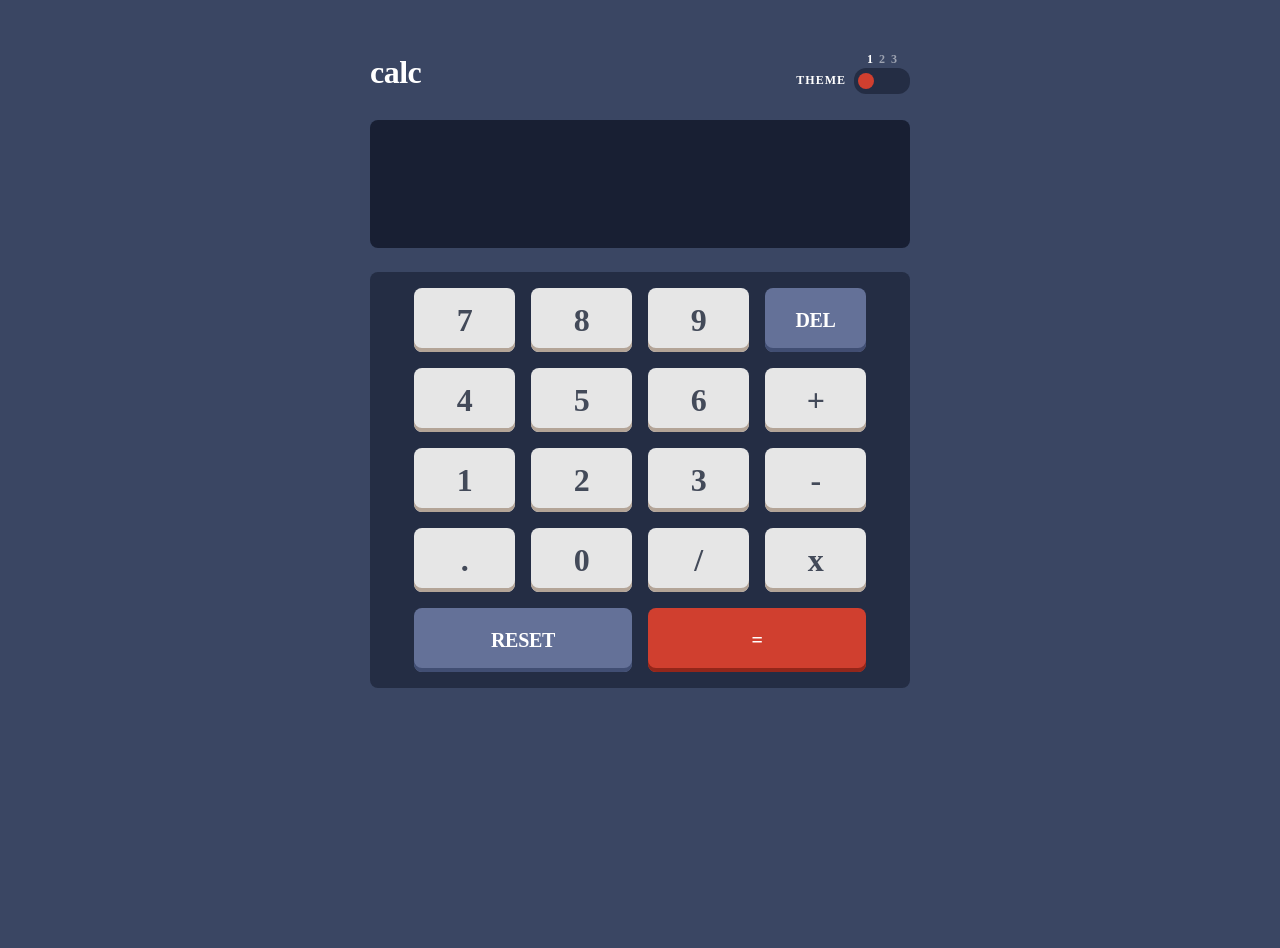
<file: calculator-app/index.html>
<!DOCTYPE html>
<html lang="en">
<head>
    <meta charset="UTF-8">
    <meta name="viewport" content="width=device-width, initial-scale=1.0">
    <link rel="preconnect" href="https://fonts.googleapis.com">
    <link rel="preconnect" href="https://fonts.gstatic.com" crossorigin>
    <link href="https://fonts.googleapis.com/css2?family=League+Spartan:wght@100..900&display=swap" rel="stylesheet">
    <link rel="stylesheet" href="styles.css">
    <title>Calculator App</title>
</head>
<body data-theme="1">
    <main>
        <div class="theme-toggle">
            <div class="title">
                <p>calc</p  >
            </div>
            <div class="theme-container">
                <p>THEME</p>
                <div class="toggle-container">
                   <div class="toggle-circle-container">
                       <div class="toggle-circle pos-1"></div>
                   </div>
                   <!-- data attributes -->
                   <div class="number-toggles">
                       <span data-theme="1" class="active">1</span>
                       <span data-theme="2">2</span>
                       <span data-theme="3">3</span>
                   </div>
                   </div>
                </div>
            </div>
        </div>

        <div class="container">
            <div class="display">
                <div class="display-screen">
                    <p class="display-value"></p>
                </div>
            </div>
            <div class="buttons">
                <div class="btn-inputs">
                    <button class="button seven" data-number="7">7</button>
                    <button class="button eight" data-number="8">8</button>
                    <button class="button nine" data-number="9">9</button>
                    <button class="button DEL" data-action="delete">DEL</button>
                    <button class="button four" data-number="4">4</button>
                    <button class="button five" data-number="5">5</button>
                    <button class="button six" data-number="6">6</button>
                    <button class="button plus" data-action="add">+</button>
                    <button class="button one" data-number="1">1</button>
                    <button class="button two" data-number="2">2</button>
                    <button class="button three" data-number="3">3</button>
                    <button class="button minus" data-action="subtract">-</button>
                    <button class="button dot" data-action="decimal">.</button>
                    <button class="button zero" data-number="0">0</button>
                    <button class="button divide" data-action="divide">/</button>
                    <button class="button multiply" data-action="multiply">x</button>
                </div>
                <div class="button-row">
                  <button class="btn reset" data-action="reset">RESET</button>
                  <button class="btn equal" data-action="equals">=</button>
                </div>
            </div>
    </main>
  <script src="script.js"></script>
</body>
</html>
</file>
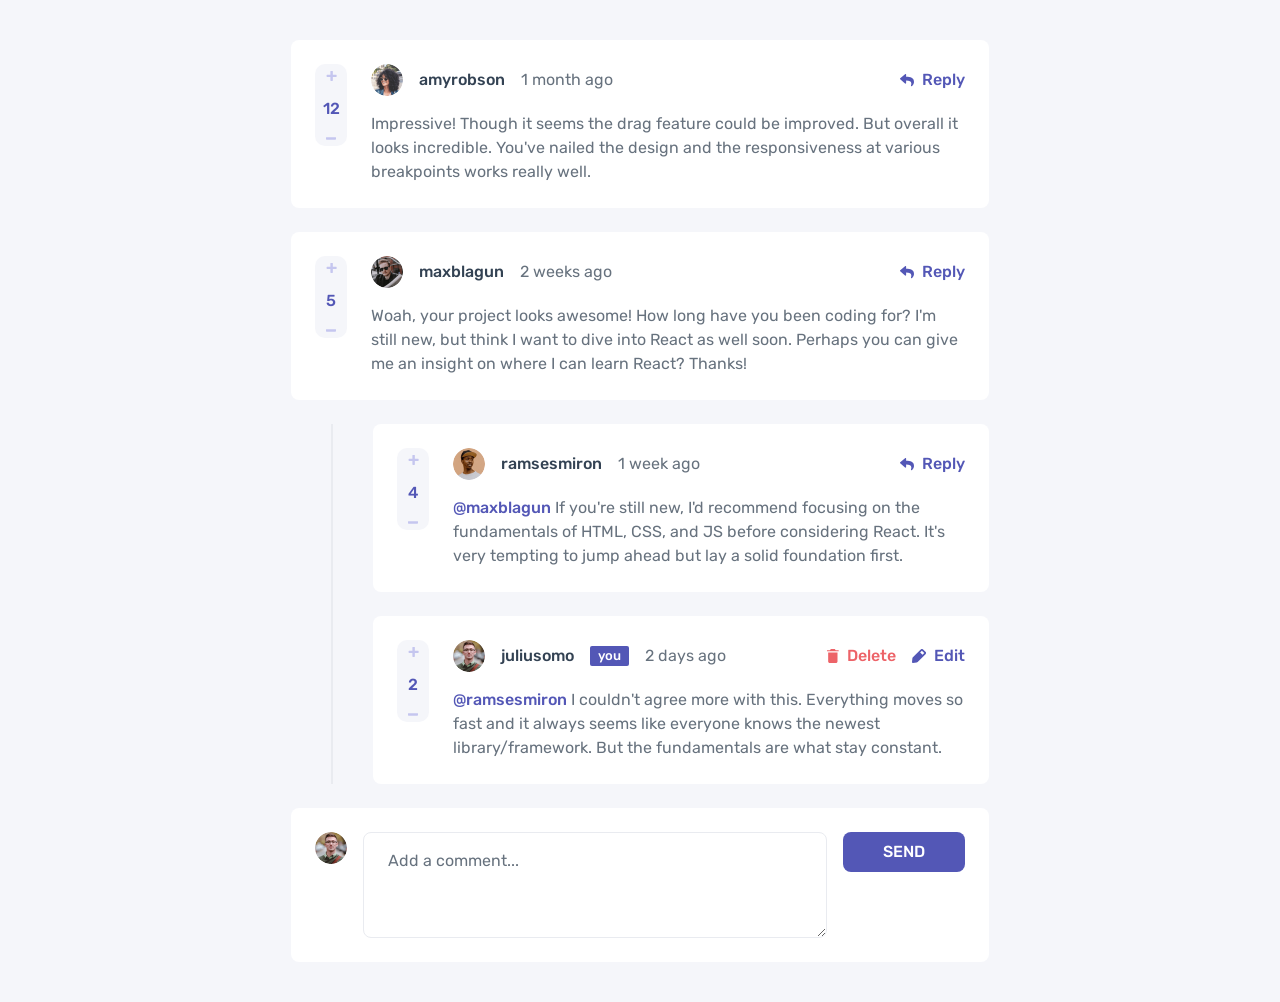
<file: interactive-comments-section/index.html>
<!DOCTYPE html>
<html lang="en">
<head>
    <meta charset="UTF-8">
    <meta name="viewport" content="width=device-width, initial-scale=1.0">
    <link rel="preconnect" href="https://fonts.googleapis.com">
    <link rel="preconnect" href="https://fonts.gstatic.com" crossorigin>
    <link href="https://fonts.googleapis.com/css2?family=Rubik:ital,wght@0,300..900;1,300..900&display=swap" rel="stylesheet">
    <link rel="stylesheet" href="styles.css">
    <title>Interactive Comments Section</title>
</head>
<body>
    <main>
    </main>
    <dialog class="delete-dialog" id="delete-dialog" aria-labelledby="delete-title">
        <h2 class="delete-dialog-title" id="delete-title">Delete comment</h2>
        <p class="delete-dialog-text">
            Are you sure you want to delete this comment? This will remove the comment and can't be undone.
        </p>
        <div class="delete-dialog-actions">
            <button class="dialog-btn dialog-btn-cancel" data-action="cancel" type="button">No, cancel</button>
            <button class="dialog-btn dialog-btn-confirm" data-action="delete" type="button">Yes, delete</button>
        </div>
</dialog>
<script src="script.js"></script>
</body>
</html>
</file>
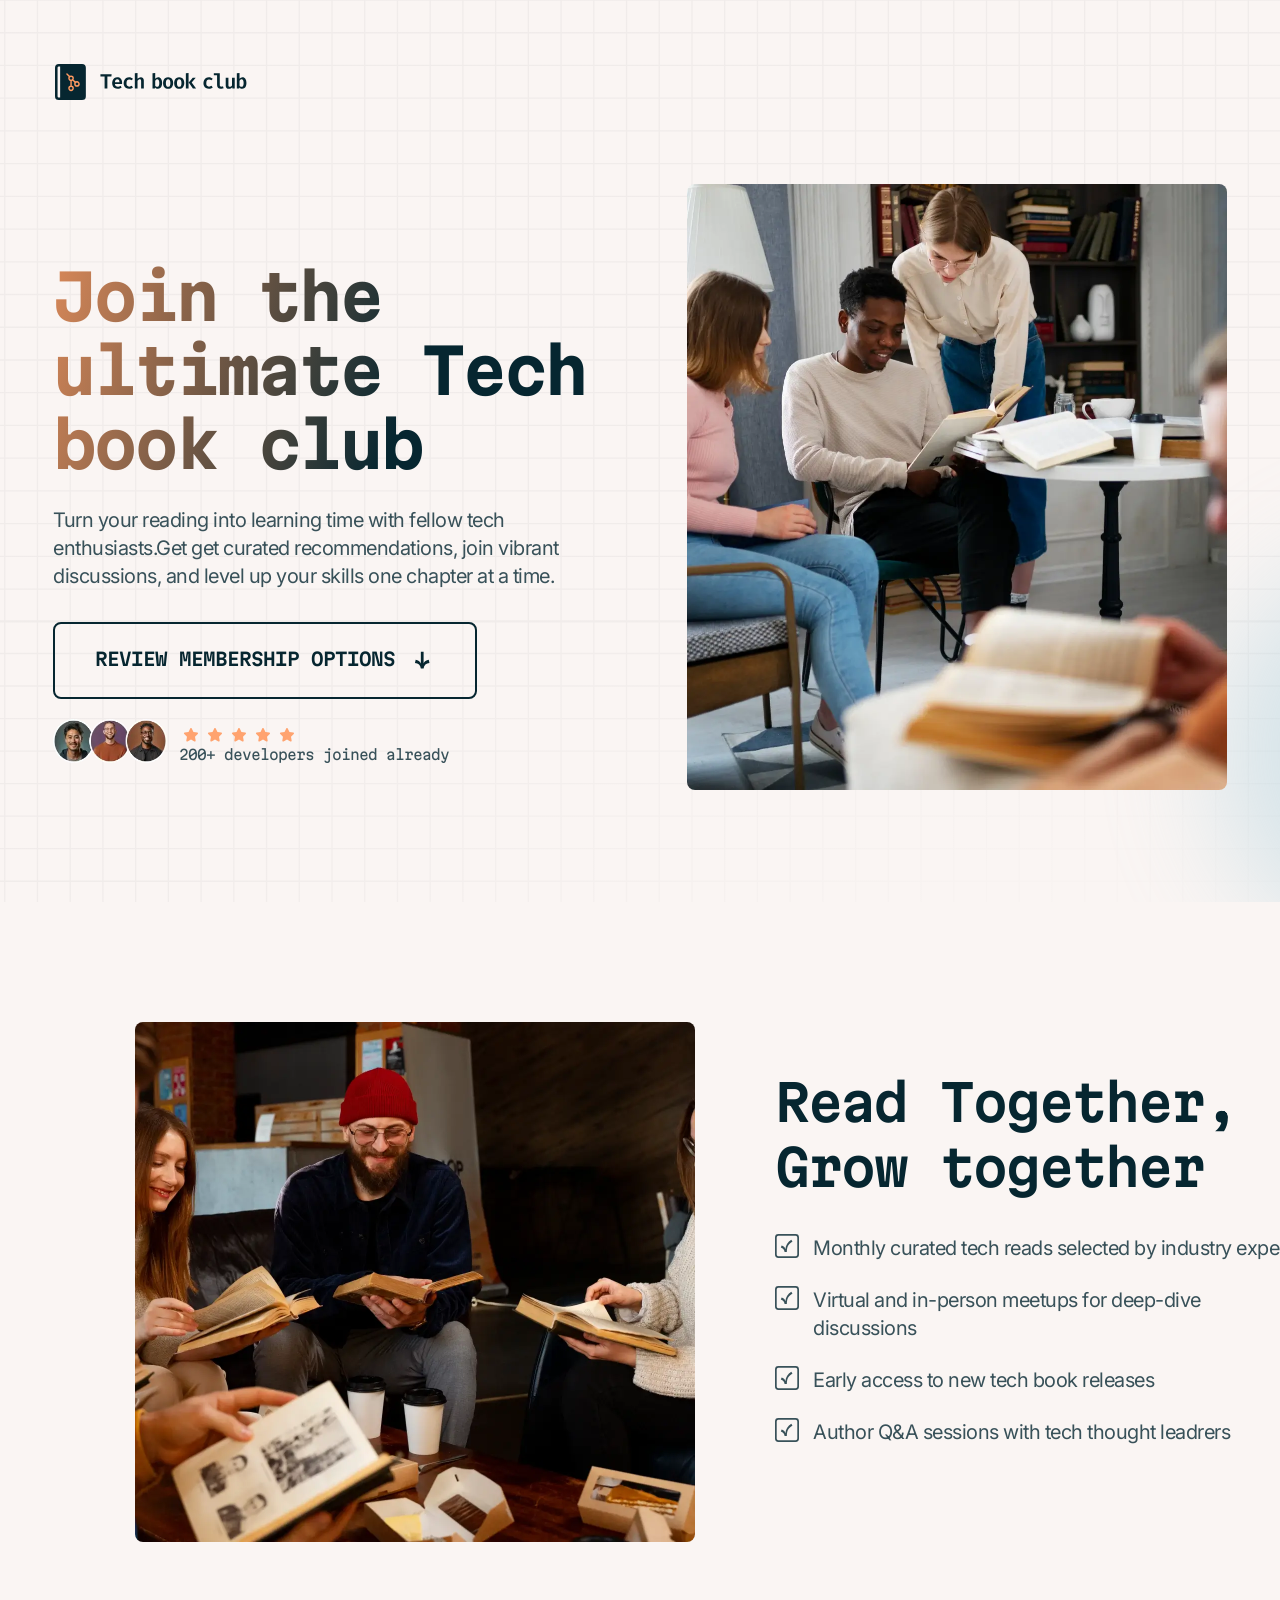
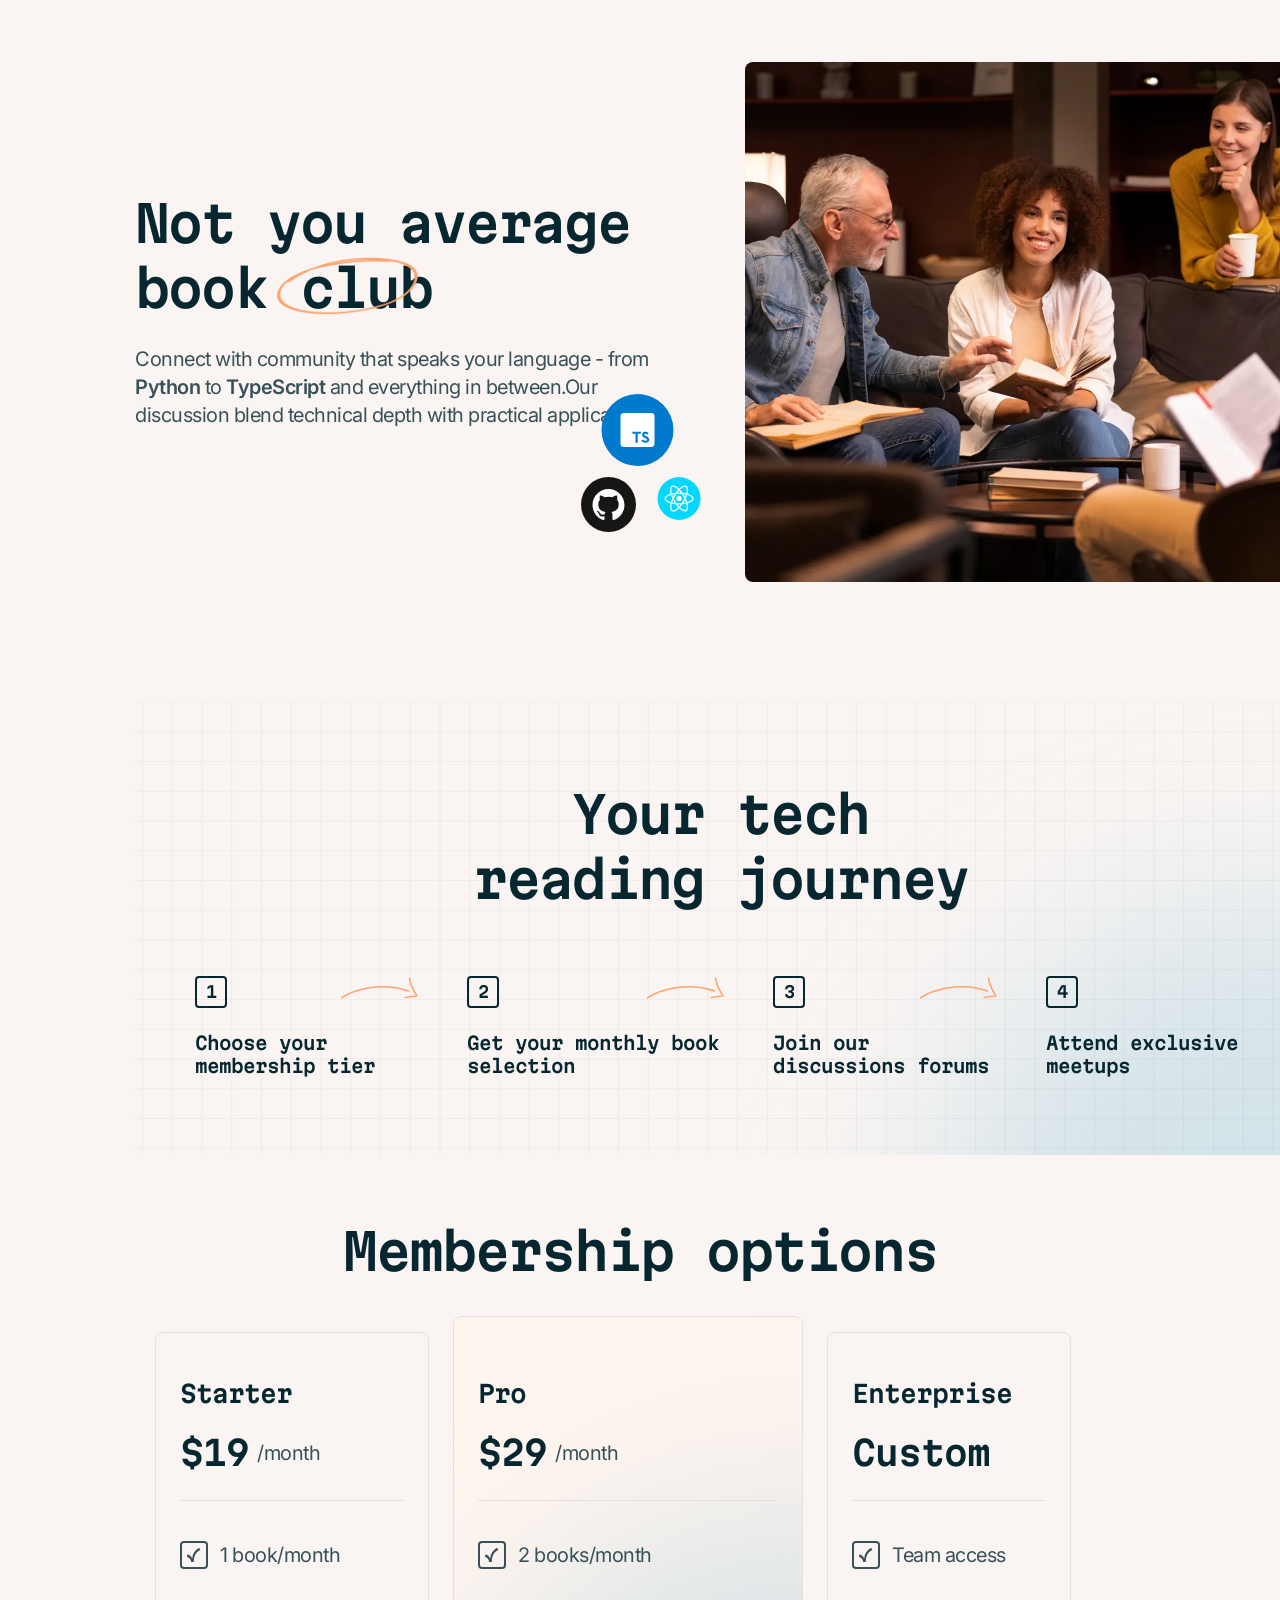
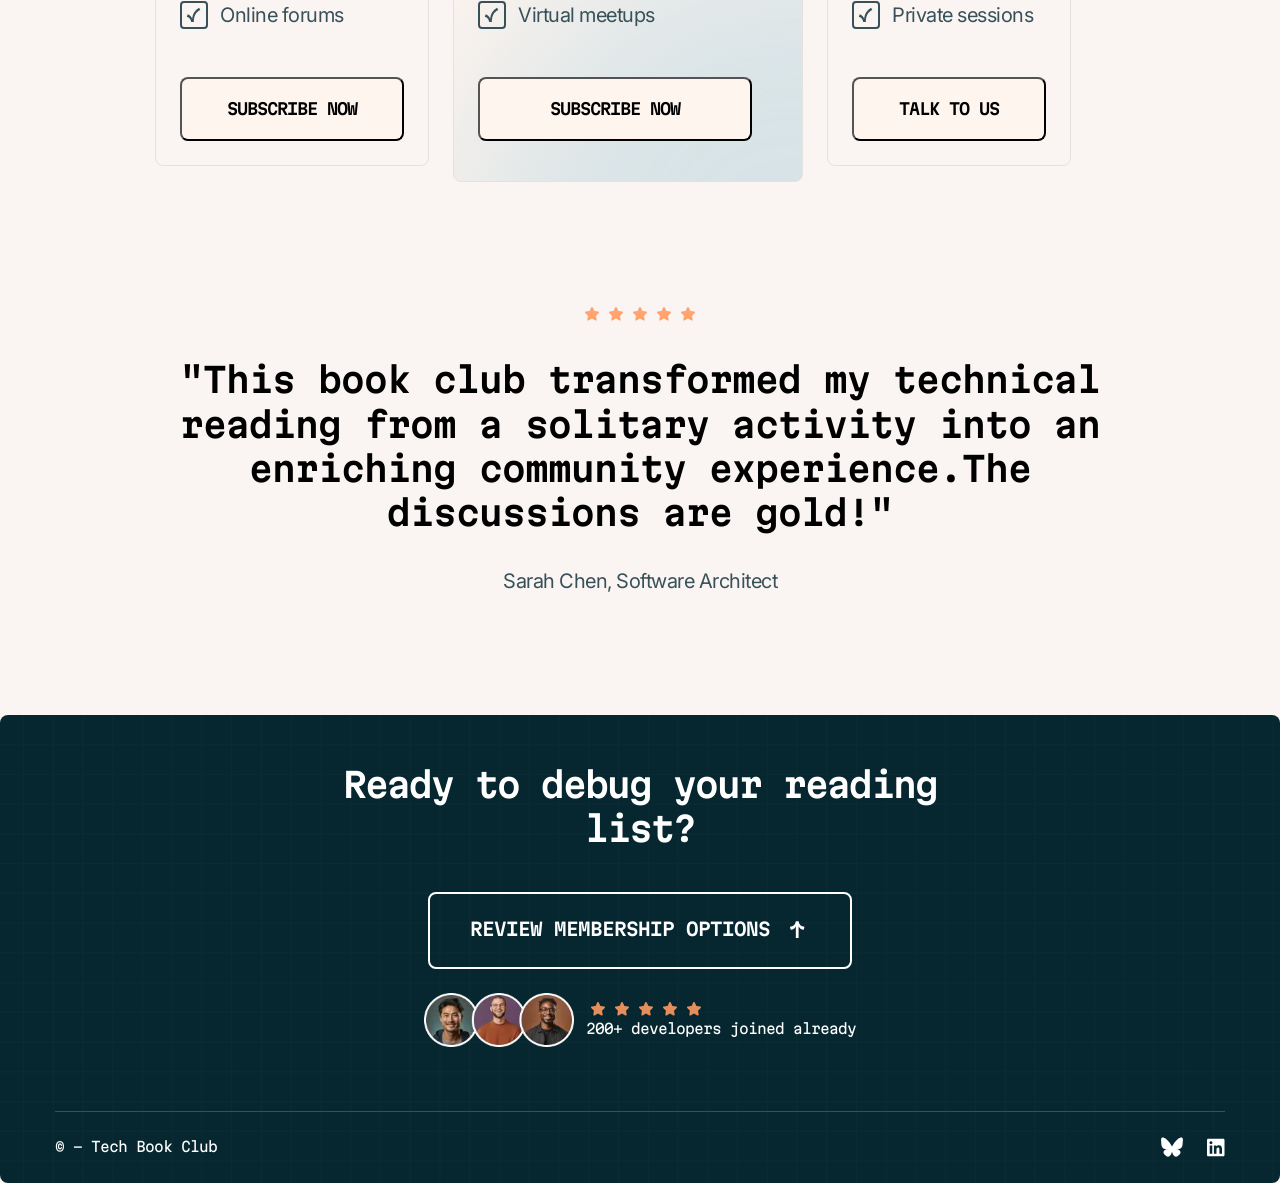
<file: tech-book-club-landing-page/index.html>
<!DOCTYPE html>
<html lang="en">
<head>
    <meta charset="UTF-8">
    <meta name="viewport" content="width=device-width, initial-scale=1.0">
    <link rel="stylesheet" href="styles.css">
    <link
        rel="stylesheet"
        href="https://cdnjs.cloudflare.com/ajax/libs/animate.css/4.1.1/animate.min.css"
    />
    <title>Tech-Book-Club</title>
</head>
<body>
    <header class="hero-section " >
        <div class="logo animate__animated  animate__jackInTheBox">
             <img src="images/logo.svg" alt="logo icon">
        </div>
        <section class="intro" role="region" aria-label="introduction section">
         <div class="intro-container">
             <h1 class="gradient-text ">Join the ultimate Tech book club</h1>
            <p class="intro-p">Turn your reading into learning time with fellow tech enthusiasts.Get get curated recommendations, join vibrant discussions, and level up your skills one chapter at a time.</p>
             <div class="review-opt " role="button" aria-label="membership button">
                <p>REVIEW MEMBERSHIP OPTIONS</p>
                <img src="images/icon-arrow-down.svg" alt="arrow pointing down">
             </div>
             <div class="dev-avatars">
                <img class="avatars" src="images/image-avatars.webp" alt="developer image avatars">
                <div class="star-container">
                    <div class="star-reviews">
                        <img src="images/icon-star.svg" alt="review star" >
                        <img src="images/icon-star.svg" alt="review star" >
                        <img src="images/icon-star.svg" alt="review star" >
                        <img src="images/icon-star.svg" alt="review star" >
                        <img src="images/icon-star.svg" alt="review star" >
                   </div>
                  <p>200+ developers joined already</p>
                </div>
             </div>
         </div>
           <div class="hero-image-container">
             <img class="hero-image" 
              src="images/image-hero-mobile.webp"
             srcset="images/image-hero-desktop.webp 1024w, images/image-hero-tablet.webp 768w"
             sizes="100vw"
             alt="hero image">
           </div>
        </section>
    </header>
    <main>
        <section class="read-together">
         <div class="read-container">
             <div>
              <h2>Read Together, Grow together</h2>
             </div>
             <div class="list-benefits">
                <img src="images/icon-check.svg" alt="icon checkbox">
                <p>Monthly curated tech reads selected by industry experts</p>
             </div>
             <div class="list-benefits">
                <img src="images/icon-check.svg" alt="icon checkbox">
                <p>Virtual and in-person meetups for deep-dive discussions</p>
             </div>
             <div class="list-benefits">
                <img src="images/icon-check.svg" alt="icon checkbox">
                <p>Early access to new tech book releases</p>
             </div>
             <div class="list-benefits four">
                <img src="images/icon-check.svg" alt="icon checkbox">
                <p>Author Q&A sessions with tech thought leadrers</p>
             </div>
         </div>
         <div class="read-image-container">
            <img 
              src="images/image-read-together-mobile.webp" 
              class="read-together-image"
              srcset="images/image-read-together-desktop.webp 1024w, images/image-read-together-tablet.webp 768w"
              sizes="100vw"
              alt="people reading together"
            >
        </div>
        </section>

       <section class="community">
        <div class="community-text">
           <h2>Not you average book club</h2>
           <p>Connect with community that speaks your language - from <span>Python</span>  to <span>TypeScript</span>  and everything in between.Our discussion blend  technical depth with practical applications.</p>
           <img src="images/pattern-circle.png" alt="pattern circle" class="circle">
        </div>
        <div class="community-image-container">
           <img 
              src="images/image-not-average-mobile.webp" 
              alt="people networking"
              srcset="images/image-not-average-desktop.webp 1024w, images/image-not-average-tablet.webp 768w"
              sizes="100vw"
               class="community-image"
           >
           <div class="link-ups">
            <img src="images/logos-tech.svg" alt="links">
           </div>
        </div>
          
       </section>
       <section class="journey">
        <h2>Your tech reading journey</h2>
        <div class="journey-container">
           <div class="list-container">
               <div class="checkbox one"><p>1</p></div>
               <p class="list">Choose your membership tier</p>
               <img src="images/pattern-arrow.svg" alt="pointer arrow" class="arrow">
            </div>
           <div class="list-container">
               <div class="checkbox one"><p>2</p></div>
               <p class="list">Get your monthly book selection</p>
               <img src="images/pattern-arrow.svg" alt="pointer arrow" class="arrow">
            </div>
            <div class="list-container">
                <div class="checkbox one"><p>3</p></div>
                <p class="list"> Join our discussions forums</p>
                <img src="images/pattern-arrow.svg" alt="pointer arrow" class="arrow">
            </div>
            <div>
               <div class="checkbox one"><p>4</p></div>
               <p class="list">Attend exclusive meetups</p>
            </div>
        </div>
       </section>
       <section class="membership">
        <h2>Membership options</h2>
        <div class="membership-container">
        <div class="starter option ">
            <h3>Starter</h3>
            <div class="options">
                 <p>$19</p>
                 <span>/month</span>
            </div>
            <div class="linebreak"></div>
            <div class="package">
                <img src="images/icon-check.svg" alt="icon checkbox">
                <p>1 book/month</p>
            </div>
            <div class="package">
                <img src="images/icon-check.svg" alt="icon checkbox">
                <p>Online forums</p>
            </div>
            <button class="btn" type="button">SUBSCRIBE NOW</button>
        </div>

        <div class="pro option">
             <h3>Pro</h3>
            <div class="options">
                <p>$29</p>
                <span>/month</span>
            </div>
            <div class="linebreak"></div>
            <div class="package">
                <img src="images/icon-check.svg" alt="icon checkbox">
                <p>2 books/month</p>
            </div>
            <div class="package">
                <img src="images/icon-check.svg" alt="icon checkbox">
                <p>Virtual meetups</p>
            </div>
            <button class="btn" type="button">SUBSCRIBE NOW</button>
        </div>

        <div class="enterprise option">
            <h3>Enterprise</h3>
            <p>Custom</p>
            <div class="linebreak"></div>
            <div class="package">
                <img src="images/icon-check.svg" alt="icon checkbox">
                <p>Team access</p>
            </div>
            <div class="package">
                <img src="images/icon-check.svg" alt="icon checkbox">
                <p>Private sessions</p>
            </div>
            <button class="btn" type="button">TALK TO US</button>
        </div>
        </div>
       </section>
       <section class="review">
             <div class="star-reviews">
                <img src="images/icon-star.svg" alt="review star" >
                <img src="images/icon-star.svg" alt="review star" >
                <img src="images/icon-star.svg" alt="review star" >
                <img src="images/icon-star.svg" alt="review star" >
                <img src="images/icon-star.svg" alt="review star" >
             </div>
             <p>"This book club transformed my technical reading from a solitary activity into an enriching community experience.The discussions are gold!"</p>
             <p>Sarah Chen, Software Architect</p>
       </section>
    </main>
     <footer class="footer">
        <div class="footer-container">
                <h2>Ready to debug your reading list?</h2>
             
                <div class="review-opt" >
                  <p>REVIEW MEMBERSHIP OPTIONS</p>
                  <img src="images/icon-arrow-up.svg" alt="arrow pointing down">
                </div>

                <div class="dev-avatars">
                   <img class="avatars" src="images/image-avatars.webp" alt="developer image avatars">
                   
                   <div class="star-container">
                      <div class="star-reviews">
                        <img src="images/icon-star.svg" alt="review star" >
                        <img src="images/icon-star.svg" alt="review star" >
                        <img src="images/icon-star.svg" alt="review star" >
                        <img src="images/icon-star.svg" alt="review star" >
                        <img src="images/icon-star.svg" alt="review star" >
                      </div>
                     <p>200+ developers joined already</p>
                   </div>
                </div>
        </div>


        <div class="logo-container">
          <div class="linebreak"></div>

          <div class="bt-footer">
              <p>&copy; - Tech Book Club</p>
              <div class="footer-logo">
                <img src="images/logo-bluesky.svg" alt="logo-bluesky">
                <img src="images/logo-linkedin.svg" alt="linkedin logo">
              </div>
          </div>
        </div>
    </footer>
</body>
</html>
</file>
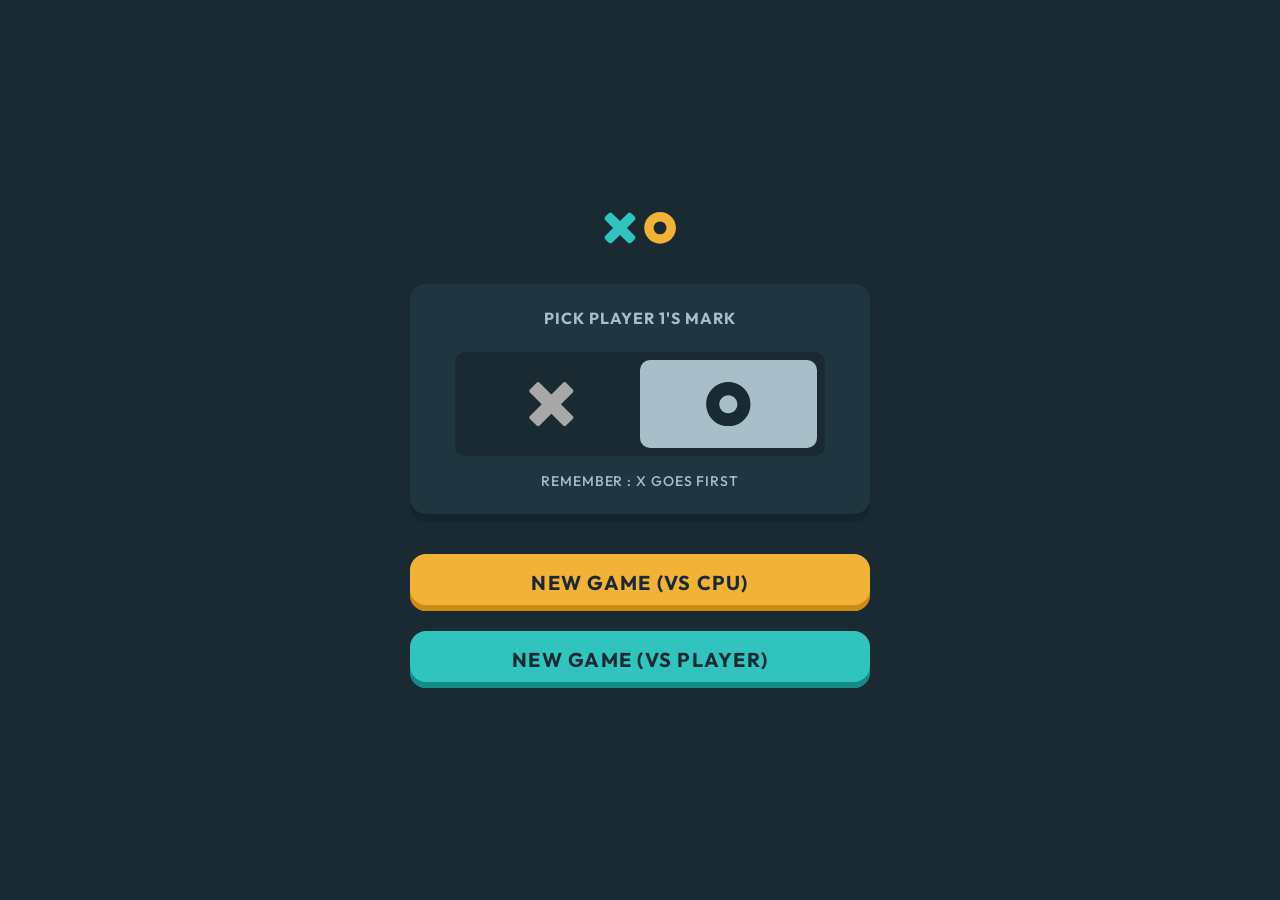
<file: tic-tac-toe/index.html>
<!DOCTYPE html>
<html lang="en">
<head>
    <meta charset="UTF-8">
    <meta name="viewport" content="width=device-width, initial-scale=1.0">
    <link rel="preconnect" href="https://fonts.googleapis.com">
    <link rel="preconnect" href="https://fonts.gstatic.com" crossorigin>
    <link href="https://fonts.googleapis.com/css2?family=League+Spartan:wght@500;700&family=Outfit:wght@500;700&display=swap" rel="stylesheet">
    <link rel="stylesheet" href="styles.css">
    <title>Tic-Tac-Toe</title>
</head>
<body>
    <main>
        <!-- screen 1 -->
        <section  class="menu-screen">
            <div class="logo">
                <img src="assets/logo.svg" alt="logo">
            </div>
            <div class="pick-player">
                <h1 class="pick">PICK PLAYER 1'S MARK</h1>
                <div class="mark">
                    <div class="player-X">
                        <svg viewBox="0 0 64 64" xmlns="http://www.w3.org/2000/svg"><path d="M15.002 1.147 32 18.145 48.998 1.147a3 3 0 0 1 4.243 0l9.612 9.612a3 3 0 0 1 0 4.243L45.855 32l16.998 16.998a3 3 0 0 1 0 4.243l-9.612 9.612a3 3 0 0 1-4.243 0L32 45.855 15.002 62.853a3 3 0 0 1-4.243 0L1.147 53.24a3 3 0 0 1 0-4.243L18.145 32 1.147 15.002a3 3 0 0 1 0-4.243l9.612-9.612a3 3 0 0 1 4.243 0Z"  fill-rule="evenodd"/></svg>
                    </div>
                    <div class="player-O active" >
                        <svg  viewBox="0 0 64 64" xmlns="http://www.w3.org/2000/svg"><path d="M32 0c17.673 0 32 14.327 32 32 0 17.673-14.327 32-32 32C14.327 64 0 49.673 0 32 0 14.327 14.327 0 32 0Zm0 18.963c-7.2 0-13.037 5.837-13.037 13.037 0 7.2 5.837 13.037 13.037 13.037 7.2 0 13.037-5.837 13.037-13.037 0-7.2-5.837-13.037-13.037-13.037Z" /></svg>
                    </div>
                </div>
                <p class="turn">REMEMBER : X GOES FIRST</p>
                <p class="selection-error hidden">Please select a player mark</p>
            </div>
            <div class="buttons">
                <div class="vs-cpu">
                   <p>NEW GAME (VS CPU)</p>
                </div>
                <div class="vs-player">
                    <p>NEW GAME (VS PLAYER)</p>
                </div>
            </div>
        </section>
        <!-- Screen 2: Game board -->
    <section  class="game-screen screen-hidden">
        <div class="menu">
            <img src="assets/logo.svg" alt="logo">
            <div class="turn-container">
                <div class="player-turn">
                    <svg class="icon-o hidden" viewBox="0 0 64 64" xmlns="http://www.w3.org/2000/svg"><path d="M32 0c17.673 0 32 14.327 32 32 0 17.673-14.327 32-32 32C14.327 64 0 49.673 0 32 0 14.327 14.327 0 32 0Zm0 18.963c-7.2 0-13.037 5.837-13.037 13.037 0 7.2 5.837 13.037 13.037 13.037 7.2 0 13.037-5.837 13.037-13.037 0-7.2-5.837-13.037-13.037-13.037Z" fill="#979797"/></svg>
                    <svg class="icon-x" viewBox="0 0 64 64" xmlns="http://www.w3.org/2000/svg"><path d="M15.002 1.147 32 18.145 48.998 1.147a3 3 0 0 1 4.243 0l9.612 9.612a3 3 0 0 1 0 4.243L45.855 32l16.998 16.998a3 3 0 0 1 0 4.243l-9.612 9.612a3 3 0 0 1-4.243 0L32 45.855 15.002 62.853a3 3 0 0 1-4.243 0L1.147 53.24a3 3 0 0 1 0-4.243L18.145 32 1.147 15.002a3 3 0 0 1 0-4.243l9.612-9.612a3 3 0 0 1 4.243 0Z" fill="#A8A8A8" fill-rule="evenodd"/></svg>
                </div>
                <p>TURN</p>
            </div>
            <div class="restart">
              <img  class="restart-icon" src="assets/icon-restart.svg" alt="restart">
            </div>
        </div>
      <div class="board">
        <button type="button" aria-label="top-left, empty" class="cell" data-cell="0"></button>
        <button type="button" aria-label="top-middle, empty" class="cell" data-cell="1"></button>
        <button type="button" aria-label="top-right, empty" class="cell" data-cell="2"> </button>
        <button type="button" aria-label="middle-left, empty" class="cell" data-cell="3"></button>
        <button type="button" aria-label="middle-center, empty" class="cell" data-cell="4"></button>
        <button type="button" aria-label="middle-right, empty" class="cell" data-cell="5"></button>
        <button type="button" aria-label="bottom-left, empty" class="cell" data-cell="6"></button>
        <button type="button" aria-label="bottom-middle, empty" class="cell" data-cell="7"></button>
        <button type="button" aria-label="bottom-right, empty" class="cell" data-cell="8"></button>
      </div>
      <div class="scores-container">
            <div class="x-score scores">
                <p class="player-1">X (YOU)</p>
                <p class=" X-wins">0</p>
            </div>
            <div class="draw scores">
                <p class="ties">TIES</p>
                <p class="draws">0</p>
            </div>
            <div class="o-score scores">
                <p class="player-2">O (CPU)</p>
                <p class="O-wins">0</p>
            </div>
      </div>
      <dialog class="restart-container ">
            <div class="restart-text">
                <p class="restart-title">RESTART GAME?</p>
            </div>
            <div class="restart-buttons">
                <button type="button" class="cancel-btn">NO, CANCEL</button>
                <button type="button" class="restart-btn">YES, RESTART</button>
            </div>
      </dialog>
      <div class="win-container hidden">
        <div class="win-message">
            <p class="win-title"></p>
            <div class="win-text">
                <div class="win-icon"></div>
                <p class="round-text">TAKES THE ROUND</p>
            </div>
            <div class="win-buttons">
                <button type="button" class="quit">QUIT</button>
                <button type="button" class="next-round">NEXT ROUND</button>
            </div>
        </div>
      </div>
    </section>
        
    </main>
<script src="script.js"></script>
</body>
</html>
</file>
<file: calculator-app/styles.css>
:root {
  /* ==========================
     NEUTRALS
  ========================== */

  --white: #ffffff;
  --black: #000000;

  /* ==========================
     PURPLE
  ========================== */

  --purple-950: #17062a;
  --purple-900: #1e0936;
  --purple-850: #331c4d;
  --purple-800: #56077c;
  --purple-700: #6c34ac;
  --purple-650: #8631af;

  /* ==========================
     NAVY
  ========================== */

  --navy-950: #181f33;
  --navy-900: #242d44;
  --navy-850: #3a4663;
  --navy-750: #434a59;
  --navy-700: #647198;
  --navy-400: #a2b2e1;

  /* ==========================
     GRAYS
  ========================== */

  --gray-900: #36362c;
  --gray-300: #d2cdcd;
  --gray-200: #e6e6e6;
  --gray-100: #eeeeee;

  /* ==========================
     BLUE
  ========================== */

  --blue-950: #1a2327;
  --blue-500: #378187;
  --blue-400: #62b5bc;

  /* ==========================
     RED
  ========================== */

  --red-600: #d03f2f;
  --red-400: #f96b5b;

  /* ==========================
     ORANGE
  ========================== */

  --orange-700: #cb5402;
  --orange-400: #ff8a38;

  /* ==========================
     CYAN
  ========================== */

  --cyan-500: #00ded0;
  --cyan-200: #93fffb;

  /* ==========================
     YELLOW
  ========================== */

  --yellow-300: #ffe53d;

  /* ==========================
     SPACING
  ========================== */
  --spacing-0: 0px;
  --spacing-1: 8px;
  --spacing-2: 16px;
  --spacing-3: 24px;
  --spacing-4: 32px;
}

/* theme */
body[data-theme="1"] {
  --bg-color: var(--navy-850);
  --keypad-bg: var(--navy-900);
  --screen-bg: var(--navy-950);
  --key-bg: var(--gray-200);
  --key-text: var(--navy-750);
  --key-shadow: #B3A497;        
  --key-secondary-bg: var(--navy-700);
  --key-secondary-shadow: #414e73;
  --key-secondary-text: var(--white);
  --key-equals-bg: var(--red-600);
  --key-equals-shadow: #93261A;
  --key-equals-text: var(--white);
  --toggle-circle-bg: var(--red-600);
  --heading-text: var(--white);
  --toggle-track-bg: var(--navy-900);
}

body[data-theme="2"] {
  --bg-color: var(--white);
  --keypad-bg: var(--gray-300);
  --screen-bg: var(--gray-100);
  --key-bg: var(--gray-200);
  --key-text: var(--gray-900);
  --key-shadow: #A79E91;
  --key-secondary-bg: var(--blue-500);
  --key-secondary-shadow: #1B6066;
  --key-equals-bg: var(--orange-700);
  --key-equals-shadow: #873901;
  --key-equals-text: var(--white);
  --key-secondary-text: var(--white);
  --toggle-circle-bg: var(--orange-700);
  --heading-text: var(--gray-900);
  --toggle-track-bg: var(--gray-300);
}

body[data-theme="3"] {
  --bg-color: var(--purple-950);
  --keypad-bg: var(--purple-900);
  --screen-bg: var(--purple-900);
  --key-bg: var(--purple-850);
  --key-text: var(--yellow-300);
  --key-shadow: #881C9E;
  --key-secondary-bg: var(--purple-800);
  --key-secondary-shadow: #881C9E;
  --key-equals-bg: var(--cyan-500);
  --key-secondary-text: var(--white);
  --key-equals-text: var(--black);
  --key-equals-shadow: #6CF9F1;
  --toggle-circle-bg: var(--cyan-500);
  --heading-text: var(--yellow-300);
  --toggle-track-bg: var(--purple-900);
}

/* ==========================
   CSS RESET
========================== */

    *,
    *::before,
    *::after {
        margin: 0;
        padding: 0;
        box-sizing: border-box;
    }

    html {
        scroll-behavior: smooth;
    }

    body {
        min-height: 100vh;
        line-height: 1.5;
        -webkit-font-smoothing: antialiased;
    }



    button,
    input,
    textarea,
    select {
        font: inherit;
    }

    button {
        cursor: pointer;
        border: none;
    }

    a {
        color: inherit;
        text-decoration: none;
    }

    ul,
    ol {
        list-style: none;
    }



body {
  background-color: var(--bg-color);
  color: var(--heading-text);
  margin: 0;
  padding: 0;
}

main {
  margin: var(--spacing-4) var(--spacing-3);
  max-width: 540px;
}

@media (min-width: 768px) {
  main {
    margin: 48px auto 0 auto;
  }
}

.theme-toggle {
  display: flex;
  justify-content: space-between;
}

.title {
  color: var(--heading-text);
  font-weight: bold;
  font-size: 32px;
  letter-spacing: -0.5px;
}

.theme-container {
  display: flex;
  align-items: center;
  position: relative;
}

.theme-container p {
   font-size: 12px;
   font-weight: bold;
   letter-spacing: 1px;
   color: var(--heading-text);
   margin-top: var(--spacing-2);
}

.toggle-container {
  display: flex;
  flex-direction: column-reverse;
  align-items: center;
  margin-left: var(--spacing-1);
}

.toggle-circle-container {
    position: relative;
    height: 26px;
    width: 56px;
    border-radius: 12px;
    display: flex;
    align-items: center;
    background-color: var(--toggle-track-bg);
}

.toggle-circle {
    position: absolute;
    width: 16px;
    height: 16px;
    background-color: var(--toggle-circle-bg);
    border-radius: 50%;
    margin-left: 4px;
    transition: transform 0.2s ease, background-color 0.2s ease;

}
.toggle-circle.pos-1 { transform: translateX(0px); }
.toggle-circle.pos-2 { transform: translateX(15px); }
.toggle-circle.pos-3 { transform: translateX(30px); }


.number-toggles {
    color: var(--heading-text);
    display: flex;
    gap: 6px;
    font-weight: bold;
    font-size: 12px;
}

.number-toggles span {
  cursor: pointer;
  opacity: 0.5;
  transition: opacity 0.2s ease;
}

.number-toggles span.active {
  opacity: 1;
}

.container {
  display: flex;
  flex-direction: column;
  align-items: center;
}

.display {
  width: 100%;
  height: 128px;
  margin: var(--spacing-3) 0;
}

.display-screen {
  display: flex;
  flex-direction: column;
  justify-content: center;
  width: 100%;
  height: 100%;
  padding: var(--spacing-4);
  background-color: var(--screen-bg);
  padding: var(--spacing-2);
  border-radius: var(--spacing-1);
  text-align: center;
}

.display p {
  font-weight: bold;
  margin-left: auto;
  width: fit-content;
  color: var(--heading-text);
  font-size: 56px;
  letter-spacing: -1px;
}

@media (min-width: 768px) {
  .display p {
    padding-right: var(--spacing-4);
  }
}


.buttons {
  display: flex;
  width: 100%;
  border-radius: var(--spacing-1);
  flex-direction: column;
  background-color: var(--keypad-bg);
  padding: 0 var(--spacing-2);
}

.btn-inputs {
  display: grid;
  column-gap: var(--spacing-2);
  row-gap: var(--spacing-2);
  grid-template-columns: repeat(4, 1fr);
  grid-template-rows: repeat(4, 1fr);
  place-items: center;
  padding: var(--spacing-2) 0;
}

@media (min-width: 768px) {
  .btn-inputs,
  .button-row {
    max-width: 476px;
    margin: 0 auto;
  }
}

.button,
.btn {
  display: flex;
  align-items: center;
  justify-content: center;
  letter-spacing: -0.5px;
  border-radius: var(--spacing-1);
}

.button {
  width: 60px;
  height: 64px;
  background-color: var(--key-bg);
  border: none;
  box-shadow: inset 0px -4px var(--key-shadow);
  padding: var(--spacing-2);
  font-size: 32px;
  font-weight: bold;
  color: var(--key-text);
  cursor: pointer;

}

@media (min-width: 768px) {
  .button {
    width: 101px;
  }
}

.DEL {
  background-color: var(--key-secondary-bg);
  font-size: 20px;
  letter-spacing: -0.3px;
  box-shadow: inset 0px -4px var(--key-secondary-shadow);
  color: var(--key-secondary-text);
}

.button-row {
  display: grid;
  place-items: center;
  padding-bottom: var(--spacing-2);
  grid-template-columns: repeat(2, 1fr);
  gap: var(--spacing-2);
}

.btn {
  height: 64px;
  width: 100%;
  color: var(--key-secondary-text);
  font-size: 20px;
  font-weight: bold;
  letter-spacing: -0.3px;
}

@media (min-width: 768px) {
  .btn {
    width: 218px;
  }
}

.reset{
  background-color: var(--key-secondary-bg);
  box-shadow: inset 0px -4px var(--key-secondary-shadow);
}

.reset:active,
.DEL:active {
  transform: translateY(2px);
   box-shadow: inset 0px -2px var(--key-secondary-shadow); 
   opacity: 0.8;
}

.equal {
  color: var(--key-equals-text);
  background-color: var(--key-equals-bg);
  box-shadow: inset 0px -4px var(--key-equals-shadow);
}

.equal:active {
  transform: translateY(2px);
   box-shadow: inset 0px -2px var(--key-equals-shadow); 
   opacity: 0.8;
}

button {
    transition: transform 0.1s ease-in-out, opacity 0.1s ease-in-out, box-shadow 0.1s ease-in-out;
}

button:active {
  transform: translateY(2px);
   box-shadow: inset 0px -2px var(--key-shadow); 
   opacity: 0.8;
}
</file>
<file: interactive-comments-section/styles.css>
:root {
  /* White & Black */
  --color-white: #ffffff;
  --color-black: #000000;

  /* Grey */
  --color-grey-800: #334253;
  --color-grey-500: #67727e;
  --color-grey-100: #e9ebf0;
  --color-grey-50: #f5f6fa;

  /* Purple */
  --color-purple-600: #5357b6;
  --color-purple-200: #c5c6ef;

  /* Pink */
  --color-pink-400: #ed6368;
  --color-pink-200: #ffb8bb;

  --spacing-100: 8px;
  --spacing-200: 16px;
  --spacing-300: 24px;
  --spacing-500: 40px;

  /* Font family */
  --font-family: "Rubik", sans-serif;

  /* Font weights */
  --font-weight-regular: 400;
  --font-weight-medium: 500;

  /* Font sizes */
  --font-size-1: 1.5rem;     /* 24px */
  --font-size-2: 1rem;       /* 16px */
  --font-size-3: 0.8125rem;  /* 13px */

  /* Line heights */
  --line-height-120: 1.2;
  --line-height-150: 1.5;

  /* Letter spacing */
  --letter-spacing-0: 0;
}


*,
*::before,
*::after {
  box-sizing: border-box;
}

* {
  margin: 0;
  padding: 0;
}

html {
  -webkit-text-size-adjust: 100%;
}

body {
  min-height: 100vh;
  line-height: 1.5;
  -webkit-font-smoothing: antialiased;
}

img,
picture,
video,
canvas,
svg {
  display: block;
  max-width: 100%;
}

input,
button,
textarea,
select {
  font: inherit;
  color: inherit;
}

button {
  background: none;
  border: none;
  cursor: pointer;
}

a {
  color: inherit;
  text-decoration: none;
}

ul,
ol {
  list-style: none;
}

p,
h1,
h2,
h3,
h4,
h5,
h6 {
  overflow-wrap: break-word;
}

body {
  font-family: var(--font-family);
  font-size: var(--font-size-2);
  font-weight: var(--font-weight-regular);
  background-color: var(--color-grey-50);
  color: var(--color-grey-500);
}
 
main {
  width: 90%;
  max-width: 730px;
  margin-inline: auto;
  padding-top: 32px;
  display: flex;
  flex-direction: column;
  gap: var(--spacing-200);
}
 
/* ---------- Card ---------- */
.comment {
  background-color: var(--color-white);
  border-radius: 8px;
  padding: var(--spacing-200);
  display: flex;
  flex-direction: column;
  gap: var(--spacing-200);
}
 
/* ---------- Header ---------- */
.comment-header {
  display: flex;
  align-items: center;
  flex-wrap: wrap;
  gap: var(--spacing-100) var(--spacing-200);
  line-height: var(--line-height-150);
  letter-spacing: var(--letter-spacing-0);
}
 
.comment-avatar {
  width: 32px;
  height: 32px;
  border-radius: 50%;
}
 
.comment-username {
  color: var(--color-grey-800);
  font-weight: var(--font-weight-medium);
}
 
.comment-date {
  color: var(--color-grey-500);
}
 
/* ---------- Content ---------- */
.comment-content {
  line-height: var(--line-height-150);
  color: var(--color-grey-500);
}
 
/* ---------- Footer ---------- */
.comment-footer {
  display: flex;
  justify-content: space-between;
  align-items: center;
}
 
/* Score pill */
.comment-score {
  display: flex;
  align-items: center;
  gap: var(--spacing-200);
  background-color: var(--color-grey-50);
  border-radius: 10px;
  padding: 8px 10px;
}
 
.comment-score-btn {
  font-size: 1.25rem;
  font-weight: var(--font-weight-medium);
  color: var(--color-purple-200);
  border-radius: 8px;
  transition: color 0.2s ease;
}
 
.comment-score-btn:hover {
  color: var(--color-purple-600);
}
 
.score-count {
  min-width: 24px;
  text-align: center;
  color: var(--color-purple-600);
  line-height: var(--line-height-150);
  font-weight: var(--font-weight-medium);
}
 
/* Reply button */
.comment-reply-btn {
  display: flex;
  align-items: center;
  gap: var(--spacing-100);
  color: var(--color-purple-600);
  font-weight: var(--font-weight-medium);
  transition: color 0.2s ease;
}
 
.comment-reply-btn:hover {
  color: var(--color-purple-200);
}
 
.reply-icon {
  width: 14px;
  height: auto;
}

.replies {
  display: flex;
  flex-direction: column;
  gap: var(--spacing-200);
  padding-left: var(--spacing-200);
  border-left: 2px solid var(--color-grey-100);
}

.replying-to {
  color: var(--color-purple-600);
  font-weight: var(--font-weight-medium);
}

.comment-you-badge {
  background-color: var(--color-purple-600);
  color: var(--color-white);
  font-size: var(--font-size-3);
  font-weight: var(--font-weight-medium);
  line-height: var(--line-height-150);
  padding: 0 var(--spacing-100);
  border-radius: 2px;
}

.comment-actions {
  display: flex;
  align-items: center;
  gap: var(--spacing-200);
}

.comment-delete-btn,
.comment-edit-btn {
  display: flex;
  align-items: center;
  gap: var(--spacing-100);
  font-weight: var(--font-weight-medium);
  transition: color 0.2s ease;
}

.comment-delete-btn {
  color: var(--color-pink-400);
}

.comment-delete-btn:hover {
  color: var(--color-pink-200);
}

.comment-edit-btn {
  color: var(--color-purple-600);
}

.comment-edit-btn:hover {
  color: var(--color-purple-200);
}

.comment-delete-btn:focus-visible,
.comment-edit-btn:focus-visible {
  outline: 2px solid var(--color-purple-600);
  outline-offset: 2px;
}
 
/* ---------- Focus styles (keyboard users) ---------- */
.comment-score-btn:focus-visible,
.comment-reply-btn:focus-visible {
  outline: 2px solid var(--color-purple-600);
  outline-offset: 2px;
}

/* reply box */
.reply-box {
  background-color: var(--color-white);
  border-radius: 8px;
  padding: var(--spacing-200);
  display: flex;
  flex-direction: column;
  gap: var(--spacing-200);
}

.reply-input {
  width: 100%;
  min-height: 96px;
  padding: var(--spacing-200) var(--spacing-300);
  border: 1px solid var(--color-grey-100);
  border-radius: 8px;
  resize: vertical;
  color: var(--color-grey-800);
  line-height: var(--line-height-150);
}

.reply-input::placeholder {
  color: var(--color-grey-500);
}

.reply-input:focus {
  outline: none;
  border-color: var(--color-purple-600);
}

.reply-input.input-error,
.reply-input.input-error:focus {
  border-color: var(--color-pink-400);
}

.box-footer {
  display: flex;
  justify-content: space-between;
  align-items: center;
}

.box-btn {
  background-color: var(--color-purple-600);
  color: var(--color-white);
  font-weight: var(--font-weight-medium);
  text-transform: uppercase;
  padding: var(--spacing-100) var(--spacing-500);
  border-radius: 8px;
  transition: background-color 0.2s ease;
}

.comment > .box-btn {
  align-self: flex-end;
}

.box-btn:hover {
  background-color: var(--color-purple-200);
}

.is-editing .comment-score,
.is-editing .comment-actions {
  display: none;
}

/* dialog */
.delete-dialog {
  border: none;
  border-radius: 8px;
  padding: 1.5rem;
  width: min(90vw, 24rem);
  margin: auto; 
  background: #fff;
}

.delete-dialog::backdrop {
  background: rgb(0 0 0 / 0.5);
}

.delete-dialog-title {
  font-size: var(--font-size-1);
  color: var(--color-grey-800);
  margin-bottom: 1rem;
}

.delete-dialog-text {
  color: var(--color-grey-500);
  line-height: 1.5;
  margin-bottom: 1.25rem;
}

.delete-dialog-actions {
  display: flex;
  gap: 0.75rem;
}

.dialog-btn {
  flex: 1;
  border: none;
  border-radius: 8px;
  padding: 0.75rem 1rem;
  font: inherit;
  font-weight: 500;
  text-transform: uppercase;
  color: #fff;
  cursor: pointer;
}

.dialog-btn-cancel {
  background: var(--color-grey-500);
}

.dialog-btn-confirm {
  background: var(--color-pink-400);
}

.dialog-btn:hover,
.dialog-btn:focus-visible {
  opacity: 0.6;
}


/* ---------- Desktop ---------- */
@media (min-width: 768px) {
  main {
    padding: var(--spacing-500) var(--spacing-200);
    gap: var(--spacing-300);
  }

  /* comment card */
  .comment {
    display: grid;
    grid-template-columns: auto 1fr auto;
    grid-template-areas:
      "score header reply"
      "score content content";
    column-gap: var(--spacing-300);
    row-gap: var(--spacing-200);
    padding: var(--spacing-300);
  }

  /* lets score and reply/actions become direct grid items of .comment */
  .comment-footer {
    display: contents;
  }

  .comment-score {
    grid-area: score;
    flex-direction: column;
    align-self: start;
    padding: 6px 4px;
  }

  .comment-header {
    grid-area: header;
  }

  .comment-reply-btn,
  .comment-actions {
    grid-area: reply;
    justify-self: end;
  }

  .comment-content {
    grid-area: content;
  }

  /* edit mode */
  .comment > .reply-input {
    grid-area: content;
  }

  .comment > .box-btn {
    grid-column: 3;
    grid-row: 3;
    justify-self: end;
  }

  /* replies thread */
  .replies {
    gap: var(--spacing-300);
    margin-left: var(--spacing-500);
    padding-left: var(--spacing-500);
  }

  /* reply box: avatar left, textarea middle, send right */
  .reply-box {
    flex-direction: row;
    align-items: flex-start;
    padding: var(--spacing-300);
  }

  .box-footer {
    display: contents;
  }

  .box-footer .comment-avatar {
    order: -1;
  }

  .reply-input {
    flex: 1;
  }

  /* dialog */
  .delete-dialog {
    padding: 2rem;
  }
}
</file>
<file: tech-book-club-landing-page/styles.css>
@font-face {
    font-family: "Inter";
    src: url("fonts/inter/Inter-Italic-VariableFont_opsz\,wght.ttf")format("truetype");
    font-weight: normal;
    font-style: italic;
}

@font-face {
  font-family: "Inter";
  src: url("fonts/inter/static/Inter_18pt-Regular.ttf") format("truetype");
  font-weight: normal;
  font-style: normal;
}

@font-face {
  font-family: "Inter";
  src: url("fonts/inter/static/Inter_18pt-SemiBold.ttf") format("truetype");
  font-weight: bold;
  font-style: normal;
}
@font-face {
    font-family: "Martiana Mono";
    src: url("fonts/martian-mono/static/MartianMono-Regular.ttf") format("truetype");
    font-weight: normal;
    font-style: normal;
} 

@font-face {
    font-family: "Martiana Mono";
    src: url("fonts/martian-mono/static/MartianMono-Bold.ttf") format("truetype");
    font-weight: bold;
}

@font-face {
    font-family: "Martiana Mono";
    src: url("fonts/martian-mono/static/MartianMono-SemiBold.ttf") format("truetype");
    font-weight: 600;
    font-size: normal;
}
/* Basic CSS Reset */
* {
  margin: 0;
  padding: 0;
  box-sizing: border-box;
}

html, body {
  height: 100%;
}



/* Make images and media responsive */
img, picture, video, canvas, svg {
  display: block;
  max-width: 100%;
}


/* Remove built-in form styles */
input, button, textarea, select {
  font: inherit;
}

/* Remove list styles */
ul, ol {
  list-style: none;
}


body {
  line-height: 1.5;
  -webkit-font-smoothing: antialiased;
  background: #Faf5f3;
}

main {
   min-width: 343px;
   padding: 16px;
}



@media  (min-width: 768px) {
  main {
    max-width: 100%;
    padding: 32px;
  }

@media (min-width: 1024px) {
    main {
      max-width: 100%;
      padding: 0px 135px;
    }
  }
}

.hero-section {
  padding: 16px 16px;
  background-image: url("images/pattern-light-bg.svg"),
                    url("images/pattern-glow.svg");
  background-repeat: no-repeat, no-repeat;
  background-position: top, 300px 600px;
   background-image: url("images/pattern-light-bg.svg"),
                    url("images/pattern-glow.svg");
 
}

@media (min-width: 768px) {
  .hero-section {
    background-repeat: repeat, no-repeat;
    background-position: top, 0px 800px;

  }
}  

@media (min-width: 1024px) {
  .hero-section {
    background-size: cover, 50% 100%;
    background-position: top, 1100px 300px;
  }
}
@media (min-width: 768px) {
  .hero-section {
    padding: 32px 32px;
  }
}
.logo {
    width: 193px;
    height: 40px;
    margin-top: 24px;
}



  @media (min-width: 1024px) {
    .logo {
      margin-left: 135px;
      width: 1170px;
      margin: 32px auto;
  }
  
}


/* Inro section */

 .gradient-text {
    font-family: "Martiana Mono";
    font-weight: bold;
    font-size: 38px;
    line-height: 120%;
    letter-spacing: -2px;
    margin-top: 48px;
    background: linear-gradient(107deg, #ff9a60 -11.37%, #062630 61.84%);
   -webkit-background-clip: text;
   -webkit-text-fill-color: transparent;
}


@media (min-width: 768px) {
  .gradient-text {
    font-size: 62px;
  }
}




.intro-p {
    font-family: "Inter";
    font-weight: normal;
    font-size: 20px;
    line-height: 140%;
    letter-spacing: -0.5px;
    margin-top: 24px;
    color: #385159;
}

.review-opt {
    border: 2px solid #062630;
    display: flex;
    column-gap: 16px;
    justify-content: center;
    border-radius: 8px;
    cursor: pointer;
    padding: 24px 40px;
    align-items: center;
    margin-top: 32px;
    width: fit-content;
    transition: box-shadow 0.3s ease-in-out;
    will-change: box-shadow;
}

.review-opt:hover,
.btn:hover {  
    box-shadow: 0px 0px 0px 3px #ffffff,
                0px 0px 0px 5px #385159;
    background: linear-gradient(90deg, #ffe2d1 0%, #FFF5EF 100%);
}
@media (min-width: 768px) {
  .review-opt {
    width: fit-content;
    padding: 24px 40px;
    margin-bottom: 20px;
  }
}

.review-opt p {
    font-size: 16px;
    line-height: 130%;
    letter-spacing: -1px;
    font-family: "Martiana Mono";
    font-weight: 600;
    color: #062630;
}
@media (min-width: 768px) {
  .review-opt p {
    font-size: 18px;
  }
}


.avatars {
   width: 25%;
}

@media (min-width: 768px) {
  .avatars {
    width: 20%;
  }
  
}

.star-container {
    display: flex;
    flex-direction: column;
    gap: 0px;
}
.star-reviews  {
   display: flex;
   margin-top: 4px;
}

.star-reviews img {
   width: 24px;
   height: 24px;
}

.dev-avatars p {
    font-size: 14px;
    line-height: 120%;
    letter-spacing: -1px;
    font-family: "Martiana Mono";
    font-weight: normal;
    margin-top: 0px;
    color: #385159;
}

  .dev-avatars {
    display: flex;
    gap: 12px;
    margin-top: 20px;
  }
  

.hero-image {
    margin-top: 64px;
    margin-bottom: 80px;
    border-radius: 8px;
}

@media (min-width: 1024px) {
  .hero-image {
    width: 540px;
    height: 606px;
    margin: 0px;
  } 
}

@media (min-width: 1024px) {
  .hero-image-container {
    flex-shrink: 0; 
  } 
}
@media (min-width: 1024px) {
  .intro {
      display: flex;
      column-gap: 64px;
      align-items: center;
      width: fit-content;
      margin: 80px auto;
  }
}


@media (min-width: 1024px) {
  .intro-container {
   width: 570px;
   flex-shrink: 0;
  }
}
/* read together section */
.read-together {
   margin-top: 80px;
}
.read-together h2 {
   font-size: 34px;
   letter-spacing: -2px;
   line-height: 130%;
   font-family: "Martiana Mono";
   font-weight: 600;
   margin-bottom: 24px;
   color: #062630;
}

@media (min-width: 768px) {
  .read-together h2 {
    font-size: 50px;
    margin-bottom: 34px;
  }
  
}
.list-benefits {
    display: flex;
    align-items: center;
    margin-bottom: 16px;
    column-gap: 14px;
    color: #385159;
}

@media (min-width: 768px) {
  .list-benefits {
    margin-bottom: 24px;
  }
  
}
.list-benefits img {
    height: 24px;
    width: 24px;
}

.list-benefits p {
    font-size: 20px;
    line-height: 140%;
    letter-spacing: -0.5px;
    font-family: "Inter";
    font-style: normal;
}

.list-benefits.four {
  margin-bottom: 3rem;
}

.read-together-image {
  border-radius: 8px;
}

  .read-together-image {
    width: 100%;
  }

@media (min-width: 1024px) {
  .read-together {
    display: flex;
    flex-direction: row-reverse;
    align-items: center;
    width: 1170px;
    gap: 80px;
    margin:120px auto;
  }

  @media (min-width: 1024px) {
    .read-together-image {
     width: 560px;
     height: 520px;
    }
  }

  @media (min-width: 1024px) {
    .read-image-container {
     flex-shrink: 0;
    }
  }

  .list-benefits {
    flex-direction: column;
    align-items: flex-start;
    row-gap: 16px;
    margin-bottom: 0px;
  }

  @media (min-width: 1024px) {
    .list-benefits {
      flex-direction: row;
      margin-bottom: 24px;
    }
  }
  
}
/* community section */
.community {
  position: relative;
  margin-top: 64px;
}

@media (min-width: 1024px) {
  .community {
    display: flex;
    align-items: center;
    gap: 80px;
    width: fit-content;
    margin: 0px auto;
    margin-bottom: 120px;
  }
  
}
.community h2 {
  font-size: 34px;
  line-height: 130%;
  letter-spacing: -2px;
  font-family: "Martiana Mono";
  font-weight: 600;
  padding-top: 1rem;
  padding-bottom: 24px;
  color: #062630;
}

@media (min-width: 768px) {
  .community h2 {
    font-size: 50px;
    width: 534px;
  }
  
}
.community .circle {
  position: absolute;
  top: 58px;
  left: -8px;
  width: 25%;
}

@media (min-width: 768px) {
  .community .circle {
    width: 23%;
    top: 80px;
    left: 150px;
  }
  
}
@media (min-width: 1024px) {
  .community .circle {
    width: 14%;
    top: 195px;
    left: 142px;
  }
  
}
.community p {
  font-size: 20px;
  line-height: 140%;
  letter-spacing: -0.5px;
  font-family: "Inter";
  font-weight: normal;
  padding-bottom: 40px;
  color: #385159;
}

.community span {
  font-family: "Inter";
  font-weight: bold;
}

.link-ups {
  display: none;
}
@media (min-width: 768px) {
  .link-ups {
    display: block;
    position: absolute;
    bottom: 50px;
    right: 50px;
  }
  
}

@media (min-width: 1024px) {
  .link-ups {
    bottom: 50px;
    right: 44%;
  }
  
}
.community-image {
  border-radius: 8px;
}

@media (min-width: 1024px) {
  .community-text {
    flex-shrink: 0;
    width: 530px;
  }
  
}
@media (min-width: 1024px) {
  .community-image-container {
    flex-shrink: 0;
  }
  
}
@media (min-width: 1024px) {
  .community-image {
    width: 560px;
    height: 520px;
  }
  
}
/* journey section */

.journey {
  margin-top: 64px;
  padding: 64px 16px;
  background-image: url("images/pattern-light-bg.svg"),
                    url("images/pattern-glow.svg");
  background-repeat: repeat, no-repeat;
  background-position: top, 50px 100px;
}

@media (min-width: 1024px) {
  .journey {
    background-position: top, 600px 0px;
  }
}
@media (min-width: 768px) {
  .journey {
    padding: 80px 32px;
  }
  
}

@media (min-width: 1024px) {
  .journey {
    width: 1170px;
    margin: 0px auto;
    height: 453px;
  }
  
}
.journey h2{
  font-size: 34px;
  line-height: 130%;
  letter-spacing: -2px;
  font-family: "Martiana Mono";
  font-weight: 600;
  margin-bottom: 2rem;
  color: #062630;
}

@media (min-width: 768px) {
  .journey h2 {
    font-size: 50px;
  }
  
}

@media (min-width: 1024px) {
  .journey h2 {
    width: 512px;
    margin-left: auto;
    margin-right: auto;
    text-align: center;
  }
  
}
.checkbox {
  border: 2px solid #062630;
  width: 32px;
  aspect-ratio: 1/1;
  border-radius: 4px;
  font-size: 16px;
  color: #062630;
  line-height: 130%;
  letter-spacing: -1px;
  font-family: "Martiana mono";
  font-weight: 600;
  display: flex;
  justify-content: center;
  align-items: center;
}

.list {
  font-size: 16px;
  line-height: 130%;
  letter-spacing: -1px;
  font-family: "Martiana mono";
  font-weight: 600;
  color: #062630;
  padding: 20px 0px;
}

@media (min-width: 768px) {
  .list {
    font-size: 18px;
    padding: 24px 0px;
  }
  
}

@media (min-width: 1024px) {
  .journey-container {
    display: flex;
    gap: 48px;
    width: 1050px;
    margin: 64px auto 80px auto;
  }
  
}

@media (min-width: 1024px) {
  .list-container {
   position: relative;
  }
  
}
.arrow {
  display: none;
}


@media (min-width: 1024px) {
  .arrow {
   display: block;
   position: absolute;
   top: 0px;
   right: 0px;
  }
  
}
/* Membership options */
.membership {
  color: #062630;
  margin-top: 64px;
}

@media (min-width: 1024px) {
  .membership {
    margin-left: auto;
    margin-right: auto;
    width: 970px;
  }
  
}
@media (min-width: 768px) {
  .membership-container {
    display: flex;
    flex-wrap: wrap;
    gap: 24px;
  }
  
}

@media (min-width: 768px) {
  .option {
    width: 330px;
  }
  
}
.membership h2 {
    font-size: 34px;
    line-height: 130%;
    letter-spacing: -2px;
    font-family: "Martiana mono";
    font-weight: 600;
    margin-bottom: 2rem;
}

@media (min-width: 768px) {
  .membership h2 {
    font-size: 50px;
  }
  
}

@media (min-width: 1024px) {
  .membership h2 {
    text-align: center;
    margin-left: auto;
    margin-right: auto;
  }
  
}
.membership h3 {
    font-size: 24px;
    line-height: 110%;
    letter-spacing: -1px;
    font-family: "Martiana mono";
    font-weight: 600;
    margin: 24px 0px;
   
}

.membership  p {
    font-size: 34px;
    line-height: 130%;
    letter-spacing: -1px;
    font-family: "Martiana mono";
    font-weight: 600;
}

.membership span{
   font-size: 20px;
    line-height: 140%;
    letter-spacing: -0.5px;
    font-family: "Inter";
    font-weight: normal;
    color: #385159;
}

.package {
  display: flex;
  margin-bottom: 16px;
  column-gap: 12px;
  padding-top: 1rem;
}

.options {
  display: flex;
  align-items: center;
  column-gap: 8px;
}
.package p {
    font-size: 20px;
    line-height: 140%;
    letter-spacing: -0.5px;
    font-family: "Inter";
    font-weight: normal;
    color: #385159;
}

.starter,
.pro,
.enterprise {
  border: 1px solid #e6e1df;
  padding: 24px;
  border-radius: 8px;
  margin-bottom: 24px;
}

@media (min-width: 768px) {
  .starter,
  .pro,
  .enterprise {
    margin-bottom: 0px;
  }
  
}
.pro {
  background-image: url("images/pattern-glow.svg");
  background-color: #FFF5EF;
  background-repeat: no-repeat;
  background-position: -200px 0px;
}

@media (min-width: 1024px) {
  .pro {
    width: 350px;
    padding-top: 40px;
  }

}

@media (min-width: 1024px) {
  .enterprise,
  .starter {
    width: auto;
    margin-top: 16px;
    margin-bottom: 16px;
  }

}
.linebreak {
  background: #e6e1df;
  height: 1px;
  margin: 24px 0px;
}

.membership button {
  padding: 20px 94px;
  border-radius: 8px;
  background: #FFF5EF;
  cursor: pointer;
  margin-top: 32px;
  width: 100%;
  font-size: 16px;
  line-height: 130%;
  letter-spacing: -1px;
  font-family: "Martiana Mono";
  font-weight: 600;
   transition:box-shadow 0.3s ease-in-out;
  will-change: box-shadow;
}

@media (min-width: 768px) {
  .membership button {
    width: fit-content;
    padding:20px 70px ;
  }
  
}

@media (min-width: 1024px) {
  .starter button,
  .enterprise button {
    padding: 20px 45px;
    height: auto;
  }
  
}
/* Review section */
.review {
  margin: 64px 0px;
}

@media (min-width: 1024px) {
  .review {
    width: 970px;
    margin: 120px auto;
  }
  
}
.review p {
  font-size: 24px;
  line-height: 110%;
  letter-spacing: -1px;
  font-family: "Martiana Mono";
  font-weight: 600;
  padding-top: 32px;
}

@media (min-width: 768px) {
  .review p {
    font-size: 34px;
    line-height: 130%;
  }
  
}

@media (min-width: 1024px) {
  .review p {
    text-align: center;
  }
  
}
.review p:last-of-type {
  font-size: 20px;
  line-height: 140%;
  letter-spacing: -0.5px;
  font-family: "Inter";
  font-weight: normal;
  color: #385159;
}

@media (min-width: 1024px) {
  .review .star-reviews {
    margin: 0px auto;
    width: fit-content;
  }
  
}
/* footer section */
footer {
 background-color: #062630;
 border-radius: 8px;
 padding: 0px 16px;
 background-image: url("images/pattern-dark-bg.svg");
}

.footer h2{
  font-size: 34px;
  line-height: 130%;
  letter-spacing: -2px;
  font-family: "Martiana Mono";
  font-weight: 600;
  color: #ffffff;
  padding-top: 48px;
  text-align: center;
}

@media (min-width: 768px) {
  footer h2 {
    font-size: 50px;
    width: 685px;
    margin: 0 auto;
  }
  
}
footer .review-opt {
  color: #ffffff;
  border:2px solid #ffffff;
  margin: 40px auto 24px auto;
}

footer .review-opt:hover {  
    box-shadow: 0px 0px 0px 3px #062630,
                0px 0px 0px 5px #e6e1df;
      background: #385159;
  
}
@media (min-width: 768px) {
  footer .review-opt {
    margin: 40px auto 24px auto;
  }
  
}
footer .review-opt p {
  color: #ffffff;
}

footer .review-opt img {
  color: #ffffff;
}

footer .dev-avatars p {
  color: #ffffff;
 
}

footer .dev-avatars {
   margin-bottom: 64px;
   display: flex;
   gap: 12px;
   justify-content: center;
}

@media (min-width: 1024px) {
  .footer-container {
    width: 753px;
    margin: 0 auto;
  }

} 

.bt-footer {
  color: #ffffff;
  text-align: center;
   font-size: 14px;
  line-height: 120%;
  letter-spacing: -1px;
  font-family: "Martiana Mono";
  font-weight: normal;
}

@media (min-width: 1024px){
  .bt-footer {
    display: flex;
    align-items: center;
    padding: 24px 0px;
    justify-content: space-between;
  }
}

footer .linebreak {
  background: #385159;
}
.footer-logo {
  display: flex;
  justify-content: center;
  padding-top: 1rem;
  padding: 24px;
  column-gap: 24px;
}
@media (min-width: 1024px){
  .footer-logo,
  footer .linebreak {
    padding: 0px;
    margin: 0px;
  }
  }

@media (min-width: 1024px) {
  .logo-container {
   width: 1170px;
   margin: 0px auto;
  }
  
}
</file>
<file: tic-tac-toe/styles.css>
:root {
    /* Neutral */
    --neutral-950: #000000;
    --neutral-0: #FFFFFF;

    /* Slate */
    --slate-900: #1A2A33;
    --slate-850: #21313B;
    --slate-800: #1F3641;
    --slate-300: #A8BFC9;
    --slate-100: #D8EBED;

    /* Amber */
    --amber-400: #F2B137;
    --amber-300: #FFC860;

    /* Teal */
    --teal-400: #31C3BD;
    --teal-300: #65E9E4;

    /* spacing variables */
    --spacing-0: 0px;
    --spacing-1: 8px;
    --spacing-2: 12px;
    --spacing-3: 16px;
    --spacing-4: 20px;
    --spacing-5: 24px;
    --spacing-6: 30px;
    --spacing-7: 40px;

    /* radius variables */
    --radius-0: 0;
    --radius-4: 4px;
    --radius-6: 6px;
    --radius-10: 10px;
    --radius-16: 16px;
}
/* Simple CSS Reset */
* {
  margin: 0;
  padding: 0;
  box-sizing: border-box;
}

html {
  font-size: 100%;
}

body {
  min-height: 100vh;
  line-height: 1.5;
}

img,
picture,
video,
canvas,
svg {
  display: block;
  max-width: 100%;
}

button,
input,
textarea,
select {
  font: inherit;
}

button {
  cursor: pointer;
  border: none;
}

a {
  color: inherit;
  text-decoration: none;
}

body {
    background-color: var(--slate-900);
    font-family: 'Outfit', sans-serif;
}

main {
    display: flex;
    flex-direction: column;
    width: 90%;
    margin: 0 auto;
    min-height: 100vh;
}

.menu-screen {
    margin: auto;
}

.logo {
    width: fit-content;
    margin: 0 auto var(--spacing-7) auto;
}

.pick-player {
    background-color: var(--slate-800);
    color: var(--slate-300);
    padding: var(--spacing-5);
    border-radius: var(--radius-16);
    display: flex;
    flex-direction: column;
    align-items: center;
    width: 100%;
    box-shadow:  0 8px 0 0 rgba(16, 33, 42, 0.5);
}

.pick {
    font-size: 16px;
    font-weight: 700;
    line-height: 125%;
    letter-spacing: 1px;
    margin-bottom: var(--spacing-5);
}

.turn {
    font-size: 14px;
    font-weight: 500;
    line-height: 130%;
    letter-spacing: 0.9px;
}


.mark {
    display: flex;
    background-color: var(--slate-900);
    border-radius: var(--radius-10);
    width: 90%;
    padding: var(--spacing-1);
    margin-bottom: var(--spacing-3);
}

.player-X,
.player-O {
    width: 50%;
    display: flex;
    justify-content: center;
    align-items: center;
    cursor: pointer;
}

.player-X svg,
.player-O svg {
  width: 50%;
  height: 50%;
  fill: currentColor;
}


.player-O {
    border-radius: var(--radius-10);
    color : var(--slate-300);
    transition: background-color 0.3s ease, color 0.3s ease;
}

.player-O.active {
    background-color: var(--slate-300);
    color: #1A2A33;
}

.player-X {
  color :#A8A8A8;
  border-radius: var(--radius-10);
  transition: background-color 0.3s ease, color 0.3s ease;
}

.player-X:hover {
    background-color: var(--slate-850);
}

.player-X.active {
    background-color: var(--slate-300);
    color: var(--slate-900);
}

.buttons {
    display: flex;
    flex-direction: column;
    align-items: center;
    width: 100%;
    margin-top: var(--spacing-7);
    gap: var(--spacing-4);
}

.vs-cpu,
.vs-player {
    display: flex;
    justify-content: center;
    align-items: center;
    color: var(--slate-900);
    font-size: 16px;
    font-weight: 700;
    line-height: 125%;
    letter-spacing: 1.25px;
    width: 100%;
    padding: var(--spacing-3);
    border-radius: var(--radius-16);
    cursor: pointer;
}
.vs-cpu {
    background-color: var(--amber-400);
    transition: background-color 0.3s ease , transform 0.1s ease-in-out, opacity 0.1s ease-in-out, box-shadow 0.1s ease-in-out;
    box-shadow: inset 0 -6px 0 0 #CC8B13;
}

.vs-cpu:hover {
    background-color: var(--amber-300);
}

.vs-cpu:active {
   transform: translateY(2px);
   box-shadow: inset 0px -2px #CC8B13; 
   opacity: 0.8;
}

.vs-player {
    background-color: var(--teal-400);
    transition: background-color 0.3s ease ;
    box-shadow: inset 0 -6px 0 0 #118C87
}

.vs-player:hover {
    background-color: var(--teal-300);
}

.vs-player:active {
   transform: translateY(2px);
   box-shadow: inset 0px -2px #118C87; 
   opacity: 0.8;
}

.selection-error {
    color: var(--amber-400);
    font-size: 14px;
    font-weight: 700;
    line-height: 130%;
    letter-spacing: 0.9px;
    margin-top: var(--spacing-2);
}

/* game board */
.game-screen {
    width: 100%;
    display: flex;
    flex-direction: column;
    align-items: center;
    gap: var(--spacing-3);
    margin-top: var(--spacing-7);
}


.screen-hidden{
    display: none;
}

.menu {
    display: flex;
    justify-content: space-between;
    align-items: center;
    width: 100%;
    height: 40px;
    margin-bottom: 64px;
}

.turn-container {
    display: flex;
    justify-content: center;
    align-items: center;
    gap: var(--spacing-1);
    background-color: var(--slate-800);
    width: 96px;
    height: 100%;
    color: var(--slate-300);
    font-size: 14px;
    font-weight: 700;
    line-height: 130%;
    letter-spacing: 0.9px;
    padding: 12px 16px;
    border-radius: var(--radius-6);
    box-shadow: 0 4px 0 0 rgba(16, 33, 42, 0.5);
}

.player-turn svg {
    width: 16px;
    height: 16px;
}

.restart {
    cursor: pointer;
    background-color: var(--slate-300);
    padding: var(--spacing-2);
    border-radius: var(--radius-6);
    box-shadow:0 4px 0 0 #6B8997;
    height: 100%;
    transition: background-color 0.3s ease , 
                transform 0.1s ease-in-out, 
                opacity 0.1s ease-in-out, 
                box-shadow 0.1s ease-in-out;

}

.restart:hover {
    background-color: var(--slate-100);
}

.restart:active {
   transform: translateY(2px);
   box-shadow: inset 0 0 #6B8997; 
   opacity: 0.8;
}

.board {
    position: relative;
    display: grid;
    grid-template-columns: repeat(3, 1fr);
    grid-template-rows: repeat(3, 1fr);
    border-radius: var(--radius-16);
    gap: var(--spacing-4);
    width: 100%;
    height: 320px;
}

.cell {
    background-color: var(--slate-800);
    background-size: 40px 40px;
    background-repeat: no-repeat;
    background-position: center;
    box-shadow: 0 8px 0 0 #10212A;
    border-radius: var(--spacing-1);
    display: flex;
    justify-content: center;
    align-items: center;
    cursor: pointer;
    transition: background-image 0.3s ease;
}

.cell.x {
    background-image: url('assets/icon-x.svg');
}

.cell.o {
    background-image: url('assets/icon-o.svg');
}

.cell.X-hover {
    background-image: url('assets/icon-x-outline.svg');
}

.cell.O-hover {
    background-image: url('assets/icon-o-outline.svg');
}



.show {
    display: block;
}

/* scores */

.scores-container {
    display: grid;
    grid-template-columns: repeat(3, 1fr);
    width: 100%;
    gap: var(--spacing-4);
}


.scores {
    display: flex;
    flex-direction: column;
    align-items: center;
    justify-content: center;
    height: 100px;
    border-radius: 10px;
    height: fit-content;
    padding: 12px 20px;
    font-size: 12px;
    font-weight: 500;
    font-family: 'League Spartan', sans-serif;
    line-height: 125%;
    letter-spacing: 0.75px;
    color: var(--slate-900);
}

.x-score {
    background-color: var(--teal-400);
}

.o-score {
    background-color: var(--amber-400);
}

.draw {
    background-color: var(--slate-300);
}



.X-wins,
.O-wins,
.draws {
    font-weight: 700;
    font-size: 20px;
    letter-spacing: 1.25px;
}

/* win message */
.win-container,
.restart-container {
    padding: 44px 0;
    justify-content: center;
    align-items: center;
    position: absolute;
    top: 50%;
    left: 0;
    transform: translateY(-50%);
    height: fit-content;
    width: 100%;
    max-width: 100%;
    border: none;
    background-color: var(--slate-800);
}

.win-container {
    display: flex;
}

.restart-container[open] {
    display: flex;
}

.hidden {
    display: none;
}

.win-message {
    display: flex;
    flex-direction: column;
    align-items: center;
    justify-content: center;
    width: 90%;
}

.win-title {
    font-size: 14px;
    font-weight: 700;
    line-height: 130%;
    letter-spacing: 0.9px;
    color: var(--slate-300);
}

.win-text {
    display: flex;
    align-items: center;
    justify-content: center;
    gap: var(--spacing-2);
    margin-top: var(--spacing-3);
}


.win-icon {
    width: 28px;
    height: 28px;
    background-repeat: no-repeat;
    background-position: center;
    background-size: contain;
}

.win-icon.x {
    background-image: url('assets/icon-x.svg');
}

.win-icon.o {
    background-image: url('assets/icon-o.svg');
}



.round-text {
    font-size: 24px;
    font-weight: 700;
    line-height: 125%;
    letter-spacing: 1.5px;
    color: var(--teal-400);
}

.round-text.o-wins {
    color: var(--amber-400);
}
.round-text.draws {
    color: var(--slate-300);
}

.win-buttons,
.restart-buttons {
    margin-top: var(--spacing-5);
    display: flex;
    gap: var(--spacing-3);  
}

.quit,
.next-round,
.cancel-btn,
.restart-btn {
    font-size: 16px;
    font-weight: 700;
    line-height: 125%;
    letter-spacing: 1px;
    color: var(--slate-900);
    cursor: pointer;
    padding: var(--spacing-3);
    border-radius: var(--radius-6);
    transition: background-color 0.3s ease , 
                transform 0.1s ease-in-out, 
                opacity 0.1s ease-in-out, 
                box-shadow 0.1s ease-in-out;

}

.quit,
.cancel-btn {
    background-color: var(--slate-300);
    box-shadow:0 4px 0 0 #6B8997;
}

.quit:hover,
.cancel-btn:hover {
    background-color: var(--slate-100);
}

.quit:active,
.cancel-btn:active {
   transform: translateY(2px);
   box-shadow:  0 0 #6B8997; 
   opacity: 0.8;
}

.next-round,
.restart-btn {
    background-color: var(--amber-400);
    box-shadow:0 4px 0 0 #CC8B13;
}

.next-round:hover,
.restart-btn:hover {
    background-color: var(--amber-300);
}

.nexr-round:active,
.restart-btn:active {
   transform: translateY(2px);
   box-shadow:  0 0 #CC8B13; 
   opacity: 0.8;
}


/* RESTART CONTAINER */
.restart-container {
    flex-direction: column;
}

.restart-title {
    color: var(--slate-300);
    font-family: 'League Spartan', sans-serif;
    font-size: 40px;
    font-weight: 700;
    line-height: 125%;
    letter-spacing: 2.5px;
}

/* tablet styles */
@media (min-width: 768px) {
    main {
        width: 460px;
        align-items: center;
        justify-content: center;
    }

    .vs-cpu,
    .vs-player {
        font-size: 20px;
    }

    .game-screen {
        margin: 0;
        gap: 20px;
    }
    
    .menu {
        margin: 0;
    }

    .board {
          height: 460px;
    }
     
    .turn-container {
        width: 140px;
        font-size: 16px;
        line-height: 125%;
        letter-spacing: 1px;  
    }


    .player-turn svg {
        width: 20px;
        height: 20px;
    }
    .scores {
        font-size: 14px;
        line-height: 130%;
        letter-spacing: 0.9px;
    }  

    .X-wins,
    .O-wins,
    .draws {
        font-size: 24px;
        letter-spacing: 1.5px;
    }


    .cell {
        background-size: 64px 64px;
    }

    .win-title {
        font-size: 16px;
        line-height: 125%;
        letter-spacing: 1px;
    }

    .win-icon {
        width: 64px;
        height: 64px;
    }

    .round-text,
    .restart-title {
        font-size: 40px;
        letter-spacing: 2.5px;
    }
}
</file>
